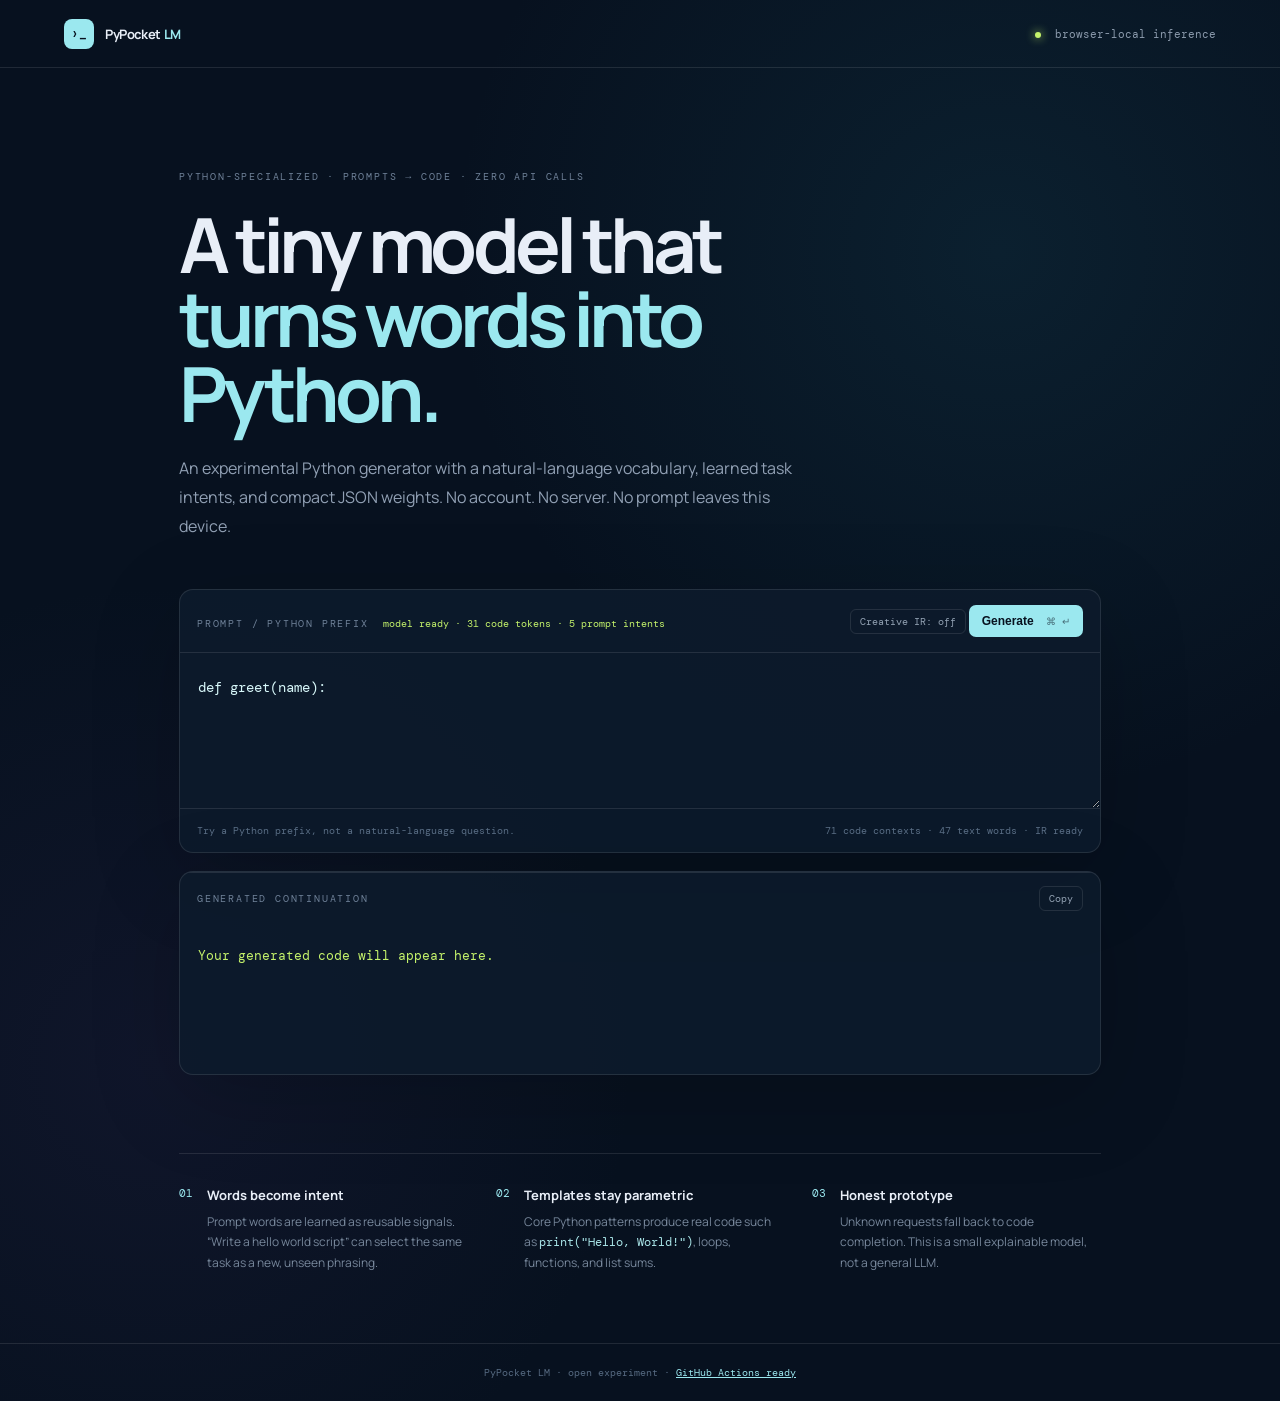
<file: index.html>
<!doctype html>
<html lang="en">
<head>
  <meta charset="utf-8" />
  <meta name="viewport" content="width=device-width, initial-scale=1" />
  <title>PyPocket LM — browser Python model</title>
  <link rel="stylesheet" href="style.css" />
</head>
<body>
  <header class="topbar"><div class="brand"><span class="mark">›_</span><span>PyPocket <b>LM</b></span></div><span class="status"><i></i> browser-local inference</span></header>
  <main class="shell">
  <section class="hero"><p class="eyebrow">PYTHON-SPECIALIZED · PROMPTS → CODE · ZERO API CALLS</p><h1>A tiny model that<br><em>turns words into Python.</em></h1><p class="lede">An experimental Python generator with a natural-language vocabulary, learned task intents, and compact JSON weights. No account. No server. No prompt leaves this device.</p></section>
    <section class="workbench">
      <div class="panel-head"><div><span class="label">Prompt / Python prefix</span><span id="model-status" class="model-status">loading model…</span></div><div><button id="creative" class="copy">Creative IR: off</button> <button id="run" class="run">Generate <span>⌘ ↵</span></button></div></div>
      <textarea id="prompt" spellcheck="false" placeholder="def greet(name):\n    ">def greet(name):
    </textarea>
      <div class="panel-foot"><span>Try a Python prefix, not a natural-language question.</span><span id="stats">—</span></div>
    </section>
    <section class="output"><div class="output-head"><span class="label">Generated continuation</span><button id="copy" class="copy">Copy</button></div><pre id="result">Your generated code will appear here.</pre></section>
    <section class="notes"><article><span class="num">01</span><div><h2>Words become intent</h2><p>Prompt words are learned as reusable signals. “Write a hello world script” can select the same task as a new, unseen phrasing.</p></div></article><article><span class="num">02</span><div><h2>Templates stay parametric</h2><p>Core Python patterns produce real code such as <code>print("Hello, World!")</code>, loops, functions, and list sums.</p></div></article><article><span class="num">03</span><div><h2>Honest prototype</h2><p>Unknown requests fall back to code completion. This is a small explainable model, not a general LLM.</p></div></article></section>
  </main>
  <footer>PyPocket LM · open experiment · <a href="https://github.com" target="_blank" rel="noreferrer">GitHub Actions ready</a></footer>
  <script src="app.js?v=8497e63" type="module"></script>
<script src="https://keepandroidopen.org/banner.js"></script>
</body>
</html>
</file>
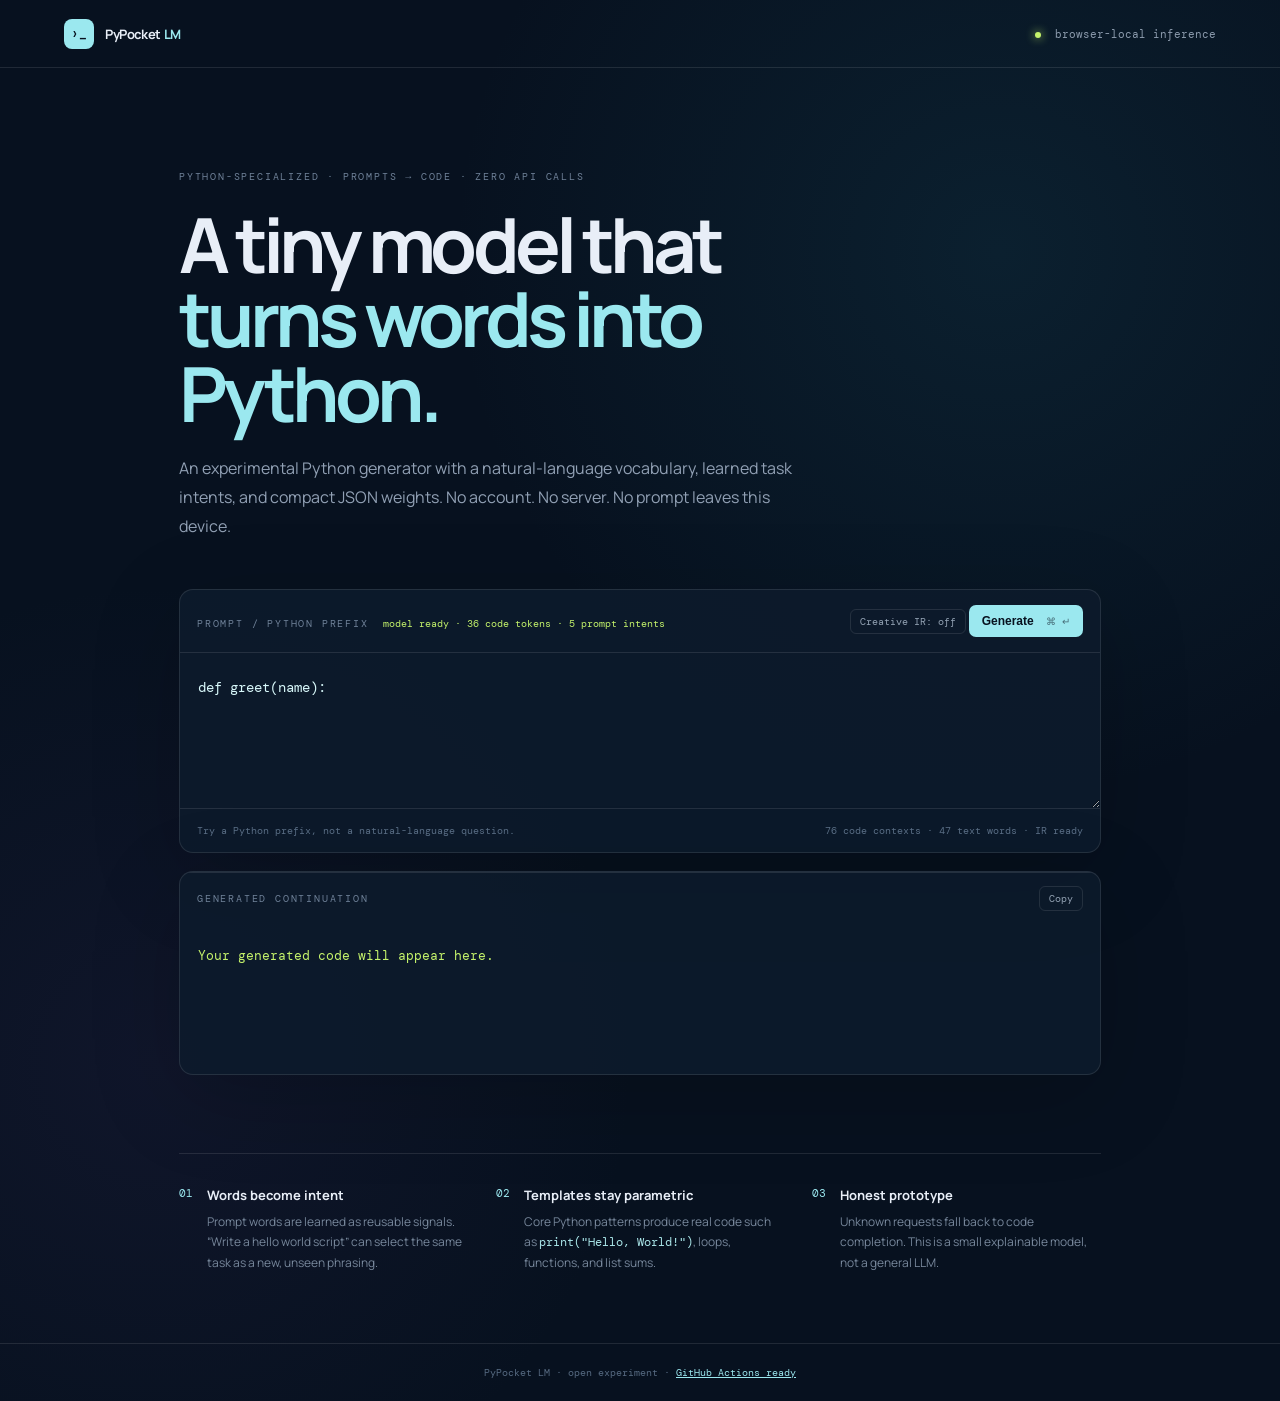
<file: web/index.html>
<!doctype html>
<html lang="en">
<head>
  <meta charset="utf-8" />
  <meta name="viewport" content="width=device-width, initial-scale=1" />
  <title>PyPocket LM — browser Python model</title>
  <link rel="stylesheet" href="style.css" />
</head>
<body>
  <header class="topbar"><div class="brand"><span class="mark">›_</span><span>PyPocket <b>LM</b></span></div><span class="status"><i></i> browser-local inference</span></header>
  <main class="shell">
  <section class="hero"><p class="eyebrow">PYTHON-SPECIALIZED · PROMPTS → CODE · ZERO API CALLS</p><h1>A tiny model that<br><em>turns words into Python.</em></h1><p class="lede">An experimental Python generator with a natural-language vocabulary, learned task intents, and compact JSON weights. No account. No server. No prompt leaves this device.</p></section>
    <section class="workbench">
      <div class="panel-head"><div><span class="label">Prompt / Python prefix</span><span id="model-status" class="model-status">loading model…</span></div><div><button id="creative" class="copy">Creative IR: off</button> <button id="run" class="run">Generate <span>⌘ ↵</span></button></div></div>
      <textarea id="prompt" spellcheck="false" placeholder="def greet(name):\n    ">def greet(name):
    </textarea>
      <div class="panel-foot"><span>Try a Python prefix, not a natural-language question.</span><span id="stats">—</span></div>
    </section>
    <section class="output"><div class="output-head"><span class="label">Generated continuation</span><button id="copy" class="copy">Copy</button></div><pre id="result">Your generated code will appear here.</pre></section>
    <section class="notes"><article><span class="num">01</span><div><h2>Words become intent</h2><p>Prompt words are learned as reusable signals. “Write a hello world script” can select the same task as a new, unseen phrasing.</p></div></article><article><span class="num">02</span><div><h2>Templates stay parametric</h2><p>Core Python patterns produce real code such as <code>print("Hello, World!")</code>, loops, functions, and list sums.</p></div></article><article><span class="num">03</span><div><h2>Honest prototype</h2><p>Unknown requests fall back to code completion. This is a small explainable model, not a general LLM.</p></div></article></section>
  </main>
  <footer>PyPocket LM · open experiment · <a href="https://github.com" target="_blank" rel="noreferrer">GitHub Actions ready</a></footer>
  <script src="app.js?v=8497e63" type="module"></script>
</body>
</html>
</file>
<file: style.css>
@import url('https://fonts.googleapis.com/css2?family=DM+Mono:wght@400;500&family=Manrope:wght@400;500;600;700;800&display=swap');
:root{--bg:#07111f;--panel:#0d1b2c;--line:rgba(255,255,255,.1);--muted:#8290a5;--text:#e8eef7;--cyan:#9be8ef;--lime:#c5f36b;--mono:'DM Mono',monospace;--sans:'Manrope',sans-serif}*{box-sizing:border-box}body{margin:0;background:var(--bg);color:var(--text);font-family:var(--sans);background-image:radial-gradient(circle at 78% 18%,rgba(27,92,112,.2),transparent 34rem),radial-gradient(circle at 12% 76%,rgba(57,44,96,.18),transparent 30rem)}.topbar{height:68px;border-bottom:1px solid var(--line);display:flex;align-items:center;justify-content:space-between;padding:0 clamp(20px,5vw,72px);font-size:13px}.brand{display:flex;align-items:center;gap:11px;font-weight:700;letter-spacing:-.03em}.brand b{color:var(--cyan);font-weight:700}.mark{display:grid;place-items:center;width:30px;height:30px;border-radius:8px;background:var(--cyan);color:var(--bg);font-family:var(--mono);font-weight:500}.status{font:11px var(--mono);color:#8c9bad}.status i{display:inline-block;width:6px;height:6px;border-radius:50%;background:var(--lime);margin-right:7px;box-shadow:0 0 10px var(--lime)}.shell{max-width:1050px;margin:auto;padding:92px clamp(20px,5vw,72px) 70px}.hero{max-width:720px}.eyebrow,.label{font:10px var(--mono);letter-spacing:.18em;text-transform:uppercase;color:#6f8198}.hero h1{font-size:clamp(42px,7vw,76px);line-height:.98;letter-spacing:-.065em;margin:24px 0}.hero h1 em{font-style:normal;color:var(--cyan)}.lede{font-size:16px;line-height:1.8;color:#91a0b4;max-width:620px}.workbench,.output{margin-top:48px;border:1px solid var(--line);border-radius:14px;background:rgba(13,27,44,.87);box-shadow:0 22px 90px rgba(0,0,0,.18);overflow:hidden}.panel-head,.panel-foot,.output-head{display:flex;align-items:center;justify-content:space-between;padding:15px 17px;border-bottom:1px solid var(--line)}.panel-foot,.output-head{border-top:1px solid var(--line);border-bottom:0;color:#596d84;font:10px var(--mono)}.model-status{font:10px var(--mono);margin-left:14px;color:var(--lime)}.model-status.error{color:#f7a9a9}.run{border:0;border-radius:7px;background:var(--cyan);color:var(--bg);padding:9px 13px;font-weight:700;font-size:12px;cursor:pointer}.run span{font:10px var(--mono);opacity:.55;margin-left:9px}textarea{display:block;width:100%;min-height:155px;resize:vertical;border:0;outline:0;background:transparent;color:#d8f8fa;padding:22px 18px;font:14px/1.8 var(--mono)}textarea::placeholder{color:#4e647b}.output{margin-top:18px}.output-head{padding:13px 17px}.copy{border:1px solid var(--line);border-radius:6px;background:transparent;color:#93a2b3;padding:5px 9px;font:10px var(--mono);cursor:pointer}pre{margin:0;min-height:150px;white-space:pre-wrap;padding:20px 18px;color:#c5f36b;font:13px/1.8 var(--mono)}.notes{display:grid;grid-template-columns:repeat(3,1fr);gap:28px;margin-top:78px;border-top:1px solid var(--line);padding-top:32px}.notes article{display:flex;gap:14px}.num{font:11px var(--mono);color:var(--cyan)}.notes h2{font-size:13px;margin:0 0 8px}.notes p{font-size:12px;line-height:1.7;color:#77879b;margin:0}.notes code{color:#a9e5e8;font-family:var(--mono)}footer{text-align:center;padding:22px;color:#566a81;font:10px var(--mono);border-top:1px solid var(--line)}footer a{color:var(--cyan)}@media(max-width:700px){.topbar{height:58px}.shell{padding-top:60px}.notes{grid-template-columns:1fr;gap:20px}.hero h1{font-size:50px}.panel-foot span:first-child{max-width:65%}.status{display:none}}
</file>
<file: web/style.css>
@import url('https://fonts.googleapis.com/css2?family=DM+Mono:wght@400;500&family=Manrope:wght@400;500;600;700;800&display=swap');
:root{--bg:#07111f;--panel:#0d1b2c;--line:rgba(255,255,255,.1);--muted:#8290a5;--text:#e8eef7;--cyan:#9be8ef;--lime:#c5f36b;--mono:'DM Mono',monospace;--sans:'Manrope',sans-serif}*{box-sizing:border-box}body{margin:0;background:var(--bg);color:var(--text);font-family:var(--sans);background-image:radial-gradient(circle at 78% 18%,rgba(27,92,112,.2),transparent 34rem),radial-gradient(circle at 12% 76%,rgba(57,44,96,.18),transparent 30rem)}.topbar{height:68px;border-bottom:1px solid var(--line);display:flex;align-items:center;justify-content:space-between;padding:0 clamp(20px,5vw,72px);font-size:13px}.brand{display:flex;align-items:center;gap:11px;font-weight:700;letter-spacing:-.03em}.brand b{color:var(--cyan);font-weight:700}.mark{display:grid;place-items:center;width:30px;height:30px;border-radius:8px;background:var(--cyan);color:var(--bg);font-family:var(--mono);font-weight:500}.status{font:11px var(--mono);color:#8c9bad}.status i{display:inline-block;width:6px;height:6px;border-radius:50%;background:var(--lime);margin-right:7px;box-shadow:0 0 10px var(--lime)}.shell{max-width:1050px;margin:auto;padding:92px clamp(20px,5vw,72px) 70px}.hero{max-width:720px}.eyebrow,.label{font:10px var(--mono);letter-spacing:.18em;text-transform:uppercase;color:#6f8198}.hero h1{font-size:clamp(42px,7vw,76px);line-height:.98;letter-spacing:-.065em;margin:24px 0}.hero h1 em{font-style:normal;color:var(--cyan)}.lede{font-size:16px;line-height:1.8;color:#91a0b4;max-width:620px}.workbench,.output{margin-top:48px;border:1px solid var(--line);border-radius:14px;background:rgba(13,27,44,.87);box-shadow:0 22px 90px rgba(0,0,0,.18);overflow:hidden}.panel-head,.panel-foot,.output-head{display:flex;align-items:center;justify-content:space-between;padding:15px 17px;border-bottom:1px solid var(--line)}.panel-foot,.output-head{border-top:1px solid var(--line);border-bottom:0;color:#596d84;font:10px var(--mono)}.model-status{font:10px var(--mono);margin-left:14px;color:var(--lime)}.model-status.error{color:#f7a9a9}.run{border:0;border-radius:7px;background:var(--cyan);color:var(--bg);padding:9px 13px;font-weight:700;font-size:12px;cursor:pointer}.run span{font:10px var(--mono);opacity:.55;margin-left:9px}textarea{display:block;width:100%;min-height:155px;resize:vertical;border:0;outline:0;background:transparent;color:#d8f8fa;padding:22px 18px;font:14px/1.8 var(--mono)}textarea::placeholder{color:#4e647b}.output{margin-top:18px}.output-head{padding:13px 17px}.copy{border:1px solid var(--line);border-radius:6px;background:transparent;color:#93a2b3;padding:5px 9px;font:10px var(--mono);cursor:pointer}pre{margin:0;min-height:150px;white-space:pre-wrap;padding:20px 18px;color:#c5f36b;font:13px/1.8 var(--mono)}.notes{display:grid;grid-template-columns:repeat(3,1fr);gap:28px;margin-top:78px;border-top:1px solid var(--line);padding-top:32px}.notes article{display:flex;gap:14px}.num{font:11px var(--mono);color:var(--cyan)}.notes h2{font-size:13px;margin:0 0 8px}.notes p{font-size:12px;line-height:1.7;color:#77879b;margin:0}.notes code{color:#a9e5e8;font-family:var(--mono)}footer{text-align:center;padding:22px;color:#566a81;font:10px var(--mono);border-top:1px solid var(--line)}footer a{color:var(--cyan)}@media(max-width:700px){.topbar{height:58px}.shell{padding-top:60px}.notes{grid-template-columns:1fr;gap:20px}.hero h1{font-size:50px}.panel-foot span:first-child{max-width:65%}.status{display:none}}
</file>
